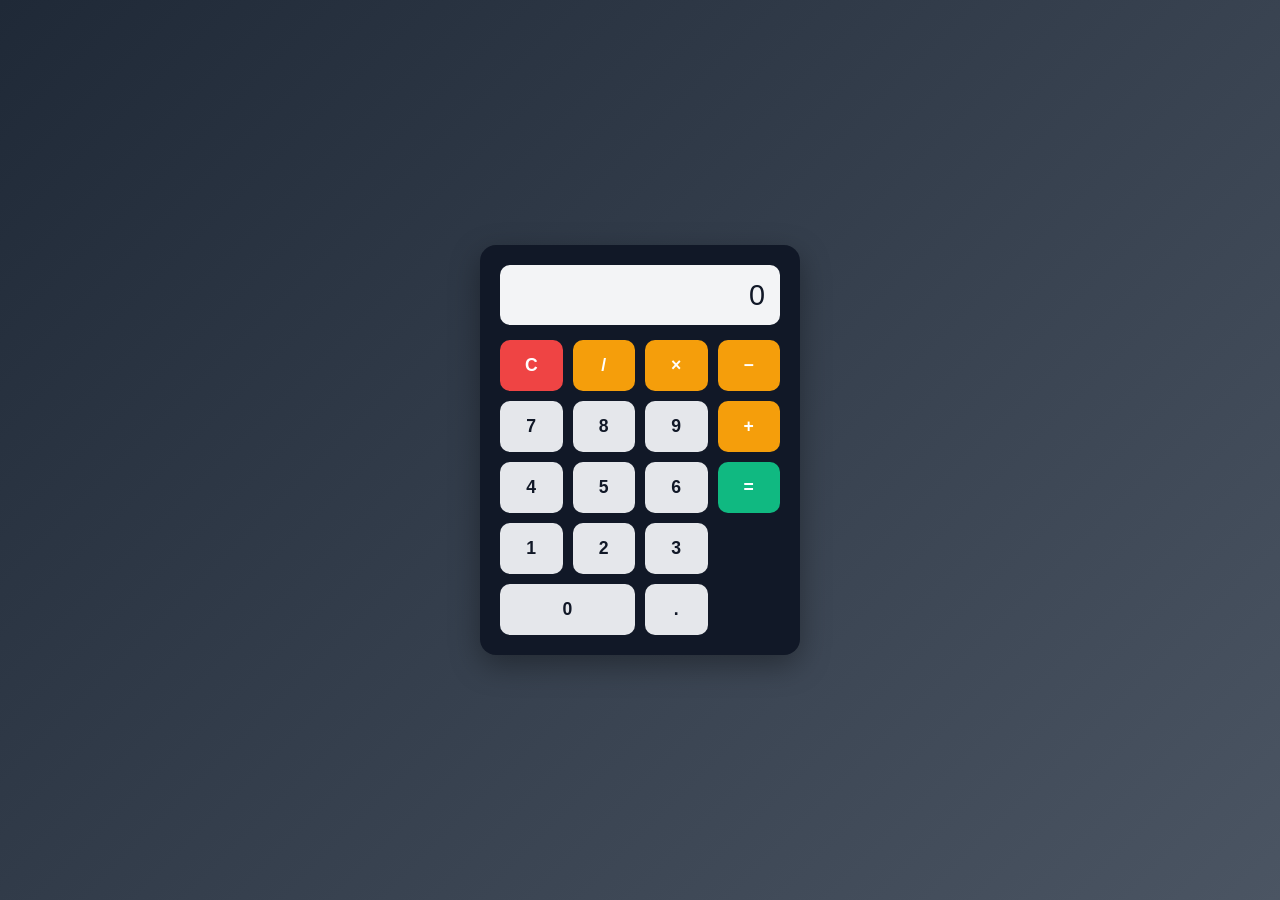
<file: Project1/index.html>
<!DOCTYPE html>
<html lang="en">
    <head>
        <meta charset="UTF-8">
        <meta name="viewport" content="width=device-width, initial-scale=1.0">
        <link rel="stylesheet" href="style.css">
        <title>Simple Calculator</title>
    </head>
    <body>
        <div class="calculator">
            <input type="text" id="display" value="0" disabled>
            <div class="buttons">
                <button class="btn clear" data-action="clear">C</button>
                <button class="btn operator" data-value="/">/</button>
                <button class="btn operator" data-value="*">×</button>
                <button class="btn operator" data-value="-">−</button>

                <button class="btn number" data-value="7">7</button>
                <button class="btn number" data-value="8">8</button>
                <button class="btn number" data-value="9">9</button>
                <button class="btn operator" data-value="+">+</button>

                <button class="btn number" data-value="4">4</button>
                <button class="btn number" data-value="5">5</button>
                <button class="btn number" data-value="6">6</button>
                <button class="btn operator equal" data-action="equals">=</button>

                <button class="btn number" data-value="1">1</button>
                <button class="btn number" data-value="2">2</button>
                <button class="btn number" data-value="3">3</button>
                <button class="btn number zero" data-value="0">0</button>

                <button class="btn number" data-value=".">.</button>
            </div>
        </div>
        <script src="script.js"></script>
    </body>
</html>
</file>
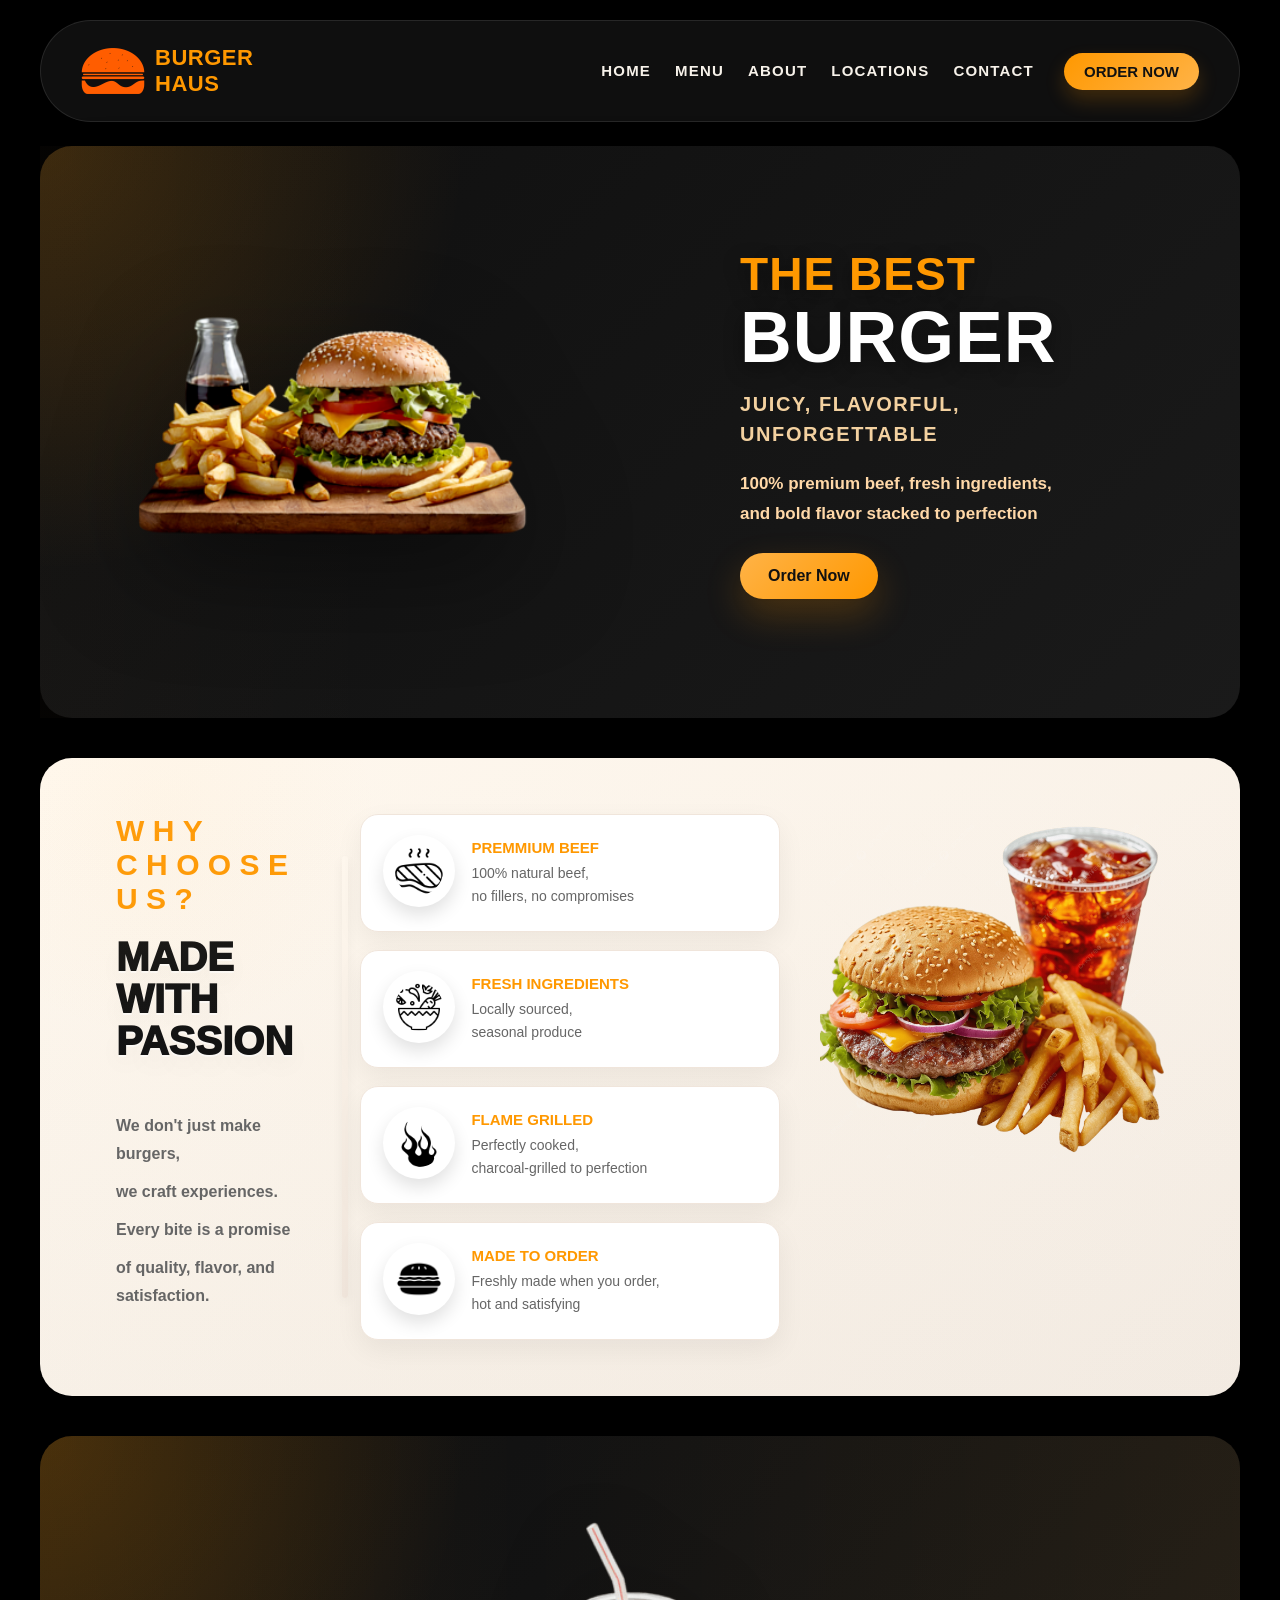
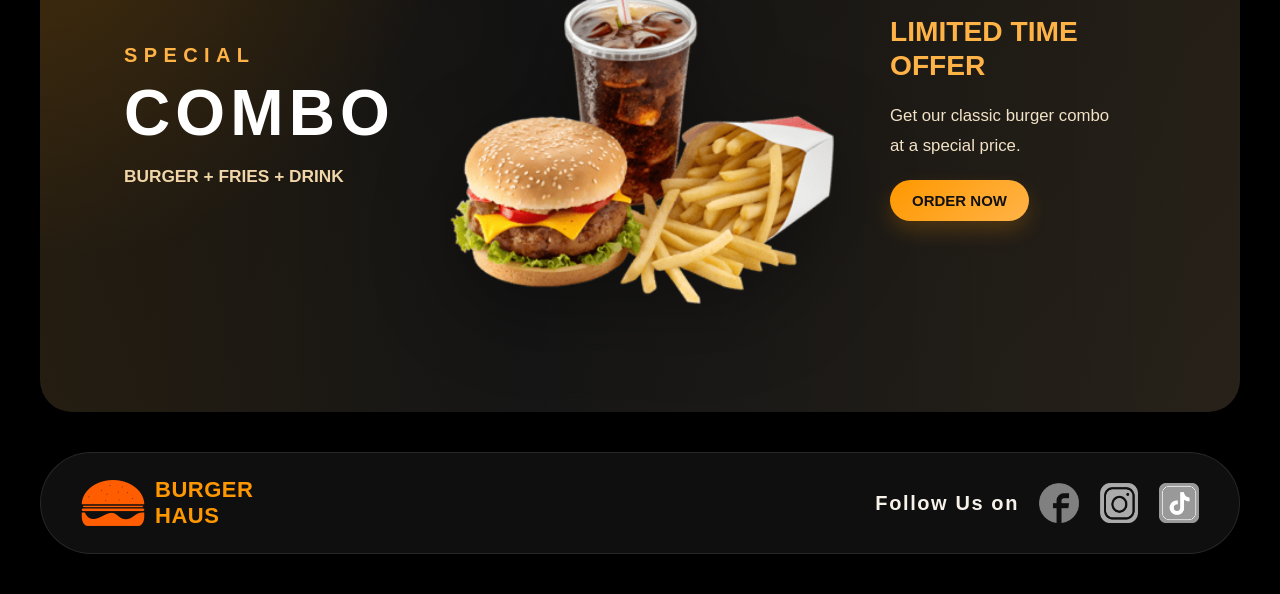
<file: Project2/index.html>
<!DOCTYPE html>
<html lang="en">
<head>
    <meta charset="UTF-8">
    <meta name="viewport" content="width=device-width, initial-scale=1.0">
    <link rel="stylesheet" href="style.css">
    <title>Burger Haus</title>
</head>
<body>
    <header>
        <nav class="navbar">
            <div class="logo">
                <img src="burger.png" alt="Logo">
                BURGER<br>HAUS
            </div>
            <ul class="nav-links">
                <li><a href="#">HOME</a></li>
                <li><a href="#">MENU</a></li>
                <li><a href="#">ABOUT</a></li>
                <li><a href="#">LOCATIONS</a></li>
                <li><a href="#">CONTACT</a></li>
            </ul>
            <div class="btn-order">
                <button>ORDER NOW</button>
            </div>
        </nav>
    </header>
    <section class="hero">
        <div class="hero-image">
            <img src="bigburger.png" alt="Burger">
        </div>
        <div class="hero-text">
            <h1 id="text1">The Best</h1>
            <h1>BURGER</h1>
            <h3>JUICY, FLAVORFUL, UNFORGETTABLE</h3>
            <p id="text2">100% premium beef, fresh ingredients, <br>and bold flavor stacked to perfection</p>
            <a href="#" class="btn">Order Now</a>
        </div>
    </section>   
    <section class="mid-hero">
        <div class="menu-description">
            <h4>WHY CHOOSE US?</h4>
            <h2>MADE WITH<br>PASSION</h2>
            <p>We don't just make burgers,</p>
            <p>we craft experiences.</p>
            <p>Every bite is a promise</p>
            <p>of quality, flavor, and satisfaction.</p>
        </div>
        <div class="menu-items">
            <div class="premium-beef">
                <div class="premiumbeef-image">
                    <img src="beef.png" alt="Premium Beef">
                </div>
                <div class="premiumbeef-text">
                    <h2>PREMMIUM BEEF</h2>
                    <P>100% natural beef,<br>no fillers, no compromises</P>
                </div>
            </div>
            <div class="fresh-ingredients">
                <div class="freshingredients-image">
                    <img src="freshingredients.png" alt="Fresh Ingredients">
                </div>
                <div class="freshingredients-text">
                    <h2>FRESH INGREDIENTS</h2>
                    <P>Locally sourced, <br>seasonal produce</P>
                </div>
            </div>
            <div class="flame-grilled">
                <div class="flamegrilled-image">
                    <img src="flame.png" alt="Flame Grilled">
                </div>
                <div class="flamegrilled-text">
                    <h2>FLAME GRILLED</h2>
                    <P>Perfectly cooked,<br>charcoal-grilled to perfection</P>
                </div>
            </div>
            <div class="made-order">
                <div class="madeorder-image">
                    <img src="burgerblack.png" alt="Flame Grilled">
                </div>
                <div class="madeorder-text">
                    <h2>MADE TO ORDER</h2>
                    <P>Freshly made when you order,<br>hot and satisfying</P>
                </div>
            </div>
        </div> 
        <div class="midhero-image">
            <img src="burgercombo.png" alt="Burger">
        </div>
    </section>
    <section class="bottom-hero">
        <div class="bottomhero-text">
            <h2>Special</h2>
            <h1>COMBO</h1>
            <p>BURGER + FRIES + DRINK</p>
        </div>
        <div class="bottomhero-image">
            <img src="burgercombo2.png" alt="Burger Combo">
        </div>
        <div class="bottomhero-price">
            <h2>LIMITED TIME OFFER</h2>
            <p>Get our classic burger combo <br>at a special price.</p>
            <button>ORDER NOW</button>
        </div>
    </section>
    <footer>
        <div class="footer-content">
            <div class="footer-logo">
                <div class="logo">
                    <img src="burger.png" alt="Logo">
                    BURGER<br>HAUS
                </div>
            </div>
            <div class="footer-image">
                <p>Follow Us on</p>
                <a href="https://www.facebook.com" target="_blank" rel="noopener noreferrer">
                    <img src="facebook.png" alt="Burger Footer">
                </a>
                <img src="instagram.png" alt="Burger Footer">
                <img src="tiktok.png" alt="Burger Footer">
            </div>
        </div>
    </footer>
</body>
</html>
</file>
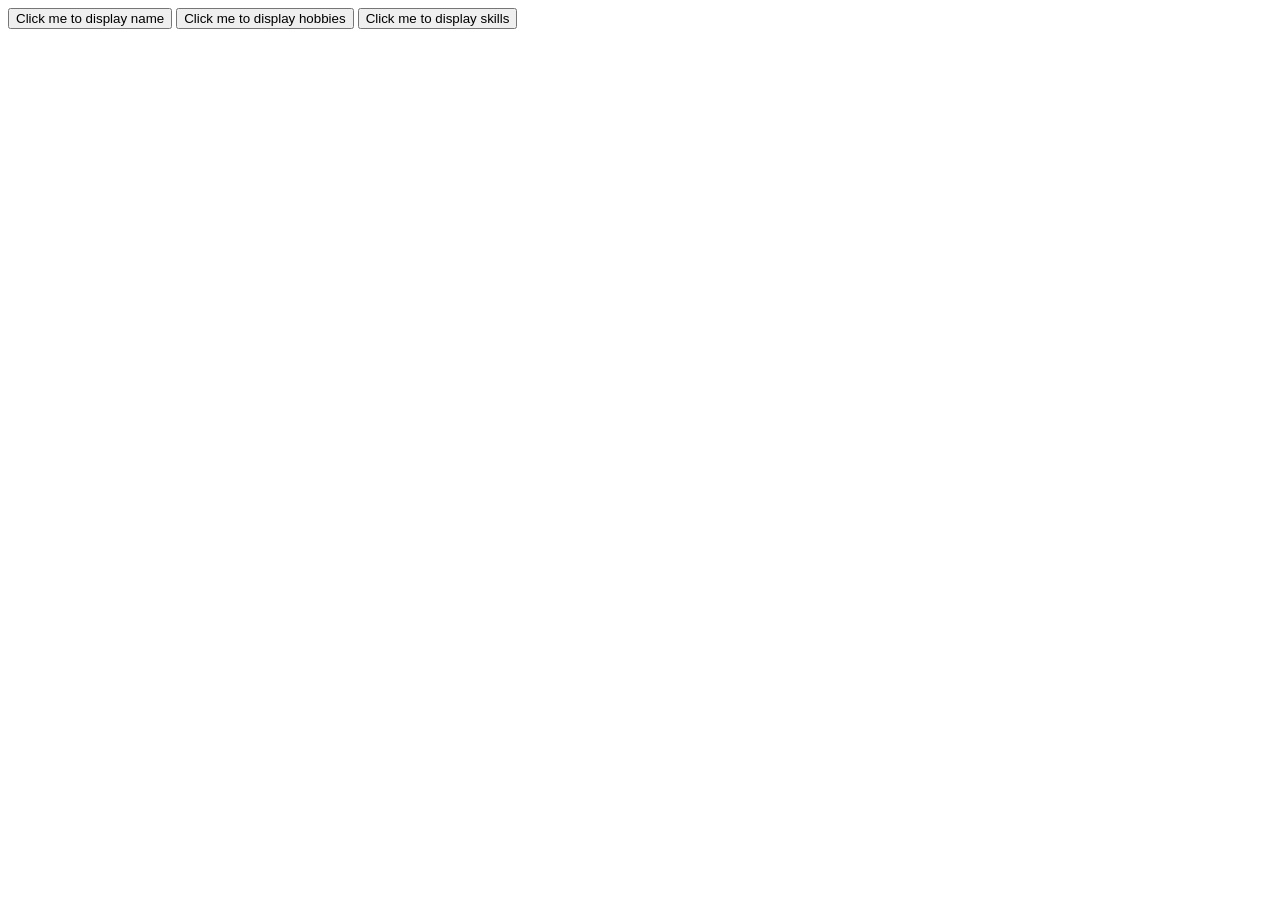
<file: Project3/index.html>
<!DOCTYPE html>
<html lang="en">
<head>
    <meta charset="UTF-8">
    <meta name="viewport" content="width=device-width, initial-scale=1.0">
    <title>Document</title>
</head>
<body>
    <button class="myBio">Click me to display name</button>
    <button class="myHobbies">Click me to display hobbies</button>
    <button class="mySkills">Click me to display skills</button>
</body>
<script src="script.js"></script>
</html>
</file>
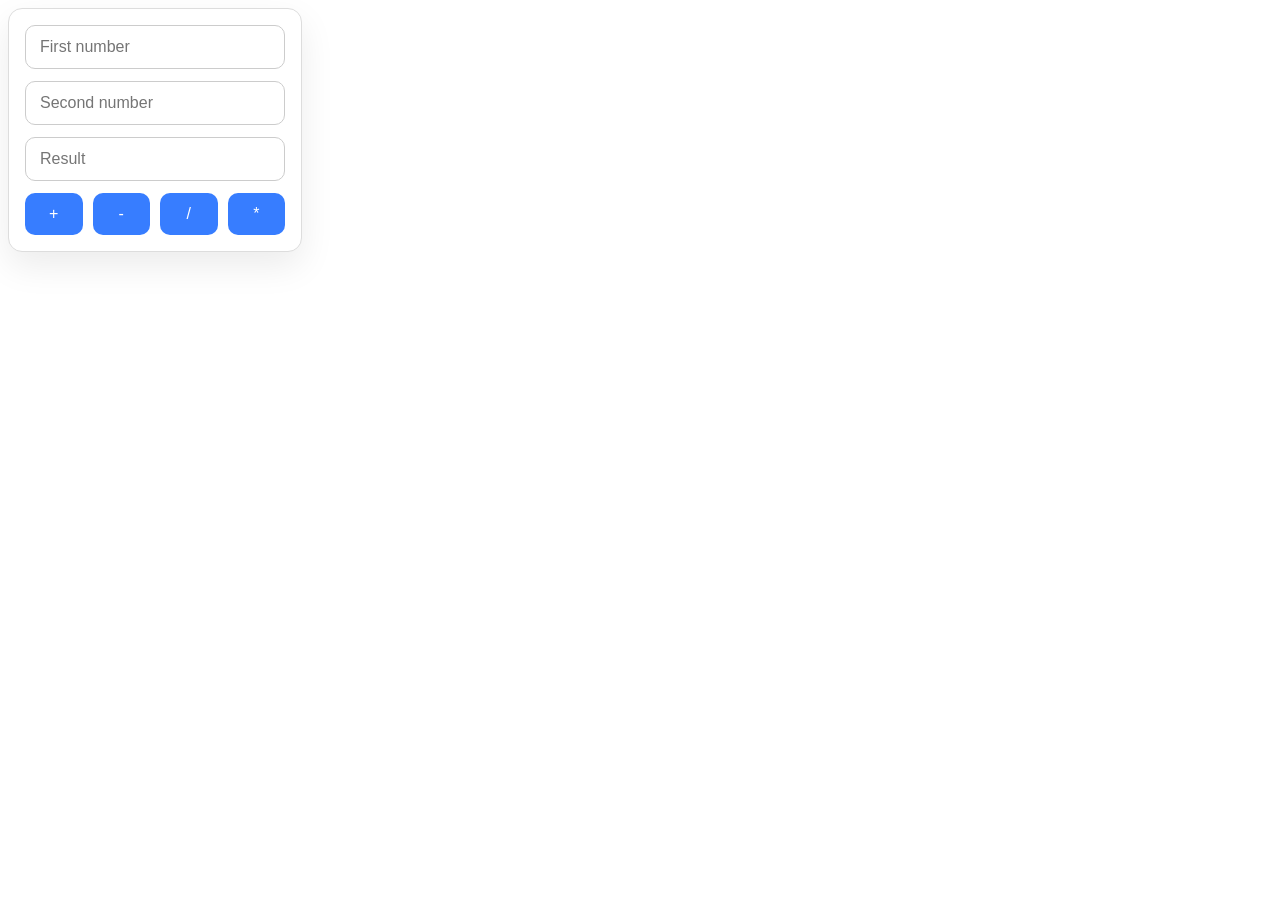
<file: Project5/index.html>
<!DOCTYPE html>
<html lang="en">
<head>
    <meta charset="UTF-8">
    <meta name="viewport" content="width=device-width, initial-scale=1.0">
    <link rel="stylesheet" href="style.css">
    <title>Calculator</title>
</head>
<body>
    <div class="calculator">
        <input type="text" id="firstNumber" placeholder="First number">
        <input type="text" id="secondNumber" placeholder="Second number">
        <input type="text" id="result" placeholder="Result" readonly>
        <div class="buttons">
            <button data-op="+">+</button>
            <button data-op="-">-</button>
            <button data-op="/">/</button>
            <button data-op="*">*</button>
        </div>
    </div>
</body>
<script src="script.js"></script>
</html>
</file>
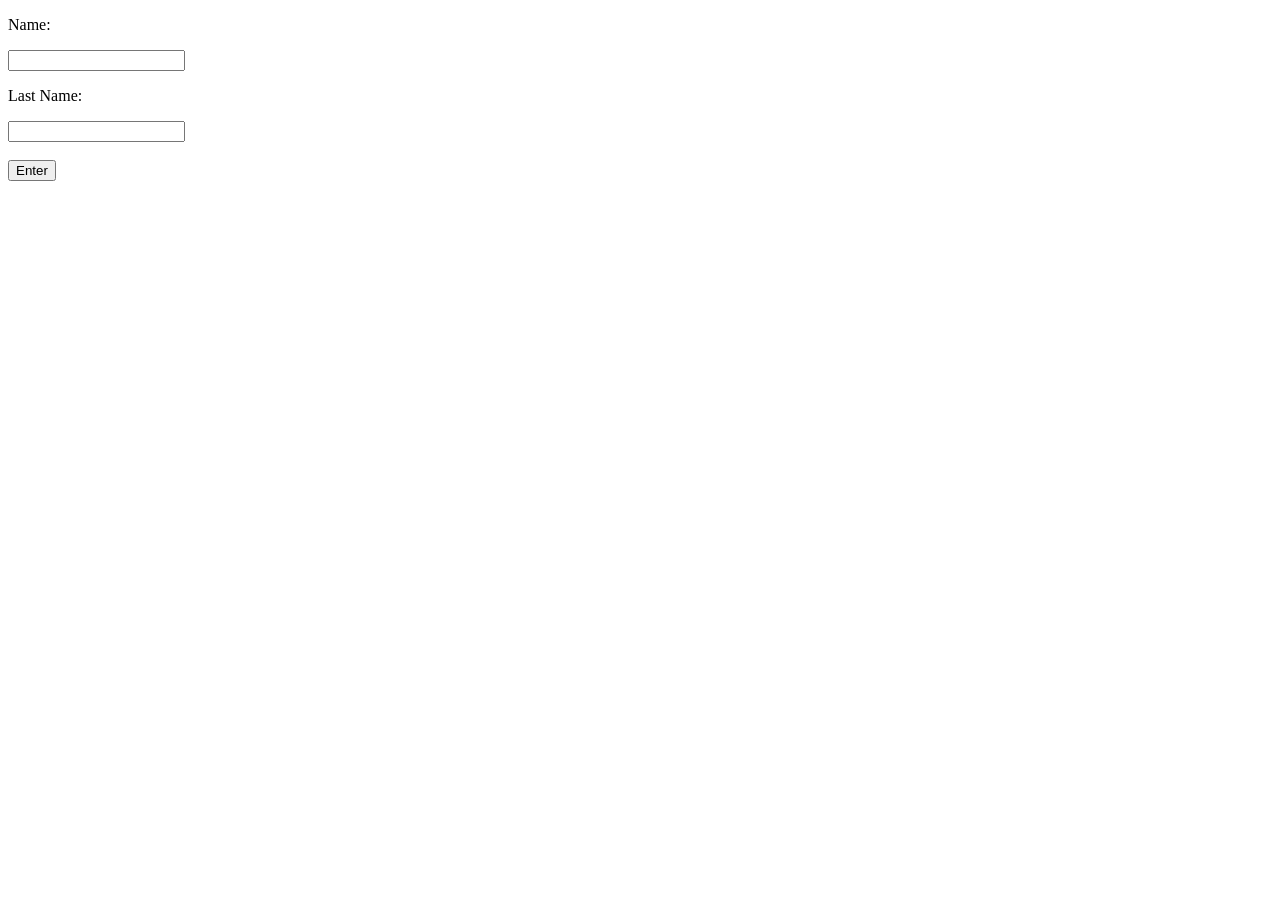
<file: Project6/index.html>
<!DOCTYPE html>
<html lang="en">
<head>
    <meta charset="UTF-8">
    <meta name="viewport" content="width=device-width, initial-scale=1.0">
    <title>Document</title>
</head>
<body>
    <p>Name: </p>
    <input type="text" id="firstName">
    <br>
    <p>Last Name: </p>
    <input type="text" id="lastName">
    <br><br>
    <button id="btn">Enter</button>
    <br><br>
    <p id="output"></p>
</body>
<script src="script.js"></script>
</html>
</file>
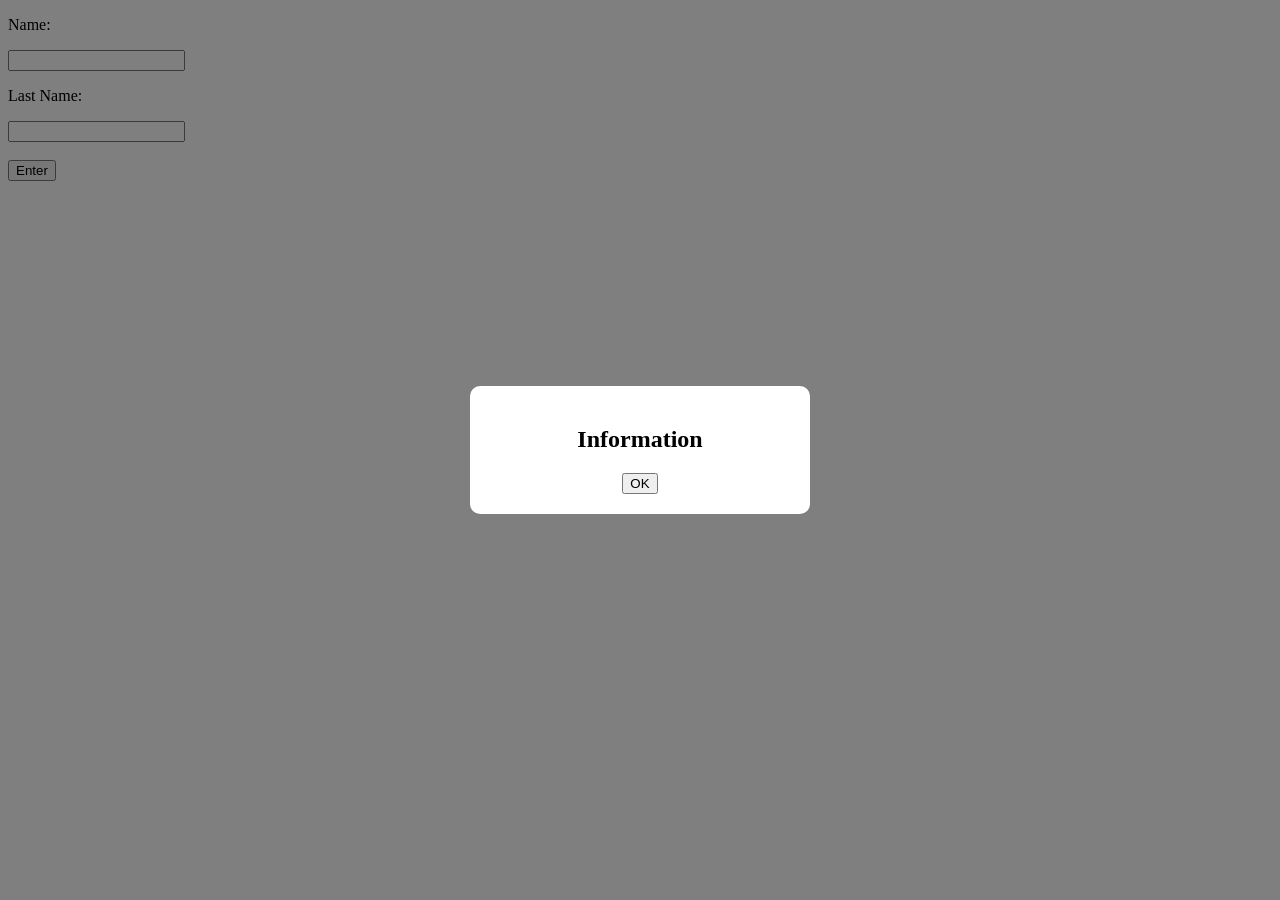
<file: Project7/index.html>
<!DOCTYPE html>
<html lang="en">
<head>
    <meta charset="UTF-8">
    <meta name="viewport" content="width=device-width, initial-scale=1.0">
    <link rel="stylesheet" href="style.css">
    <title>Document</title>
</head>
<body>
    <p>Name:</p>
    <input type="text" id="firstName">

    <p>Last Name:</p>
    <input type="text" id="lastName">

    <br><br>

    <button id="btn">Enter</button>

    <div id="messageBox" class="hidden">
        <div class="box">
            <h2>Information</h2>
            <p id="message"></p>
            <button id="closeBtn">OK</button>
        </div>
    </div>
</body>
<script src="script.js"></script>
</html>
</file>
<file: Project1/style.css>
body {
    margin: 0;
    min-height: 100vh;
    display: flex;
    align-items: center;
    justify-content: center;
    background: linear-gradient(135deg, #1f2937, #4b5563);
    font-family: Arial, sans-serif;
}

.calculator {
    width: 320px;
    background: #111827;
    border-radius: 16px;
    padding: 20px;
    box-shadow: 0 10px 30px rgba(0, 0, 0, 0.35);
    box-sizing: border-box;
}

#display {
    width: 100%;
    height: 60px;
    margin-bottom: 15px;
    border: none;
    border-radius: 10px;
    padding: 0 15px;
    font-size: 1.8rem;
    text-align: right;
    background: #f3f4f6;
    color: #111827;
    box-sizing: border-box;
    line-height: 60px;
    overflow: hidden;
}

.buttons {
    display: grid;
    grid-template-columns: repeat(4, 1fr);
    gap: 10px;
}

.btn {
    border: none;
    border-radius: 10px;
    padding: 15px;
    font-size: 1.1rem;
    font-weight: bold;
    cursor: pointer;
    transition: transform 0.1s ease;
}

.btn:active {
    transform: scale(0.97);
}

.number {
    background: #e5e7eb;
    color: #111827;
}

.operator {
    background: #f59e0b;
    color: white;
}

.clear {
    background: #ef4444;
    color: white;
}

.equal {
    background: #10b981;
    color: white;
}

.zero {
    grid-column: span 2;
}
</file>
<file: Project2/style.css>
*{
    margin: 0;
    padding: 0;
    box-sizing: border-box;
    font-family: Inter, "Segoe UI", Roboto, Helvetica, Arial, sans-serif;
}
body{
    background-color: black;
}
.navbar {
    display: flex;
    align-items: center;
    justify-content: space-between;
    gap: 20px;
    padding: 18px 40px;
    margin: 20px 40px 0;
    background: rgba(255, 255, 255, 0.06);
    border: 1px solid rgba(255, 255, 255, 0.1);
    border-radius: 999px;
    backdrop-filter: blur(12px);
    box-shadow: 0 12px 30px rgba(0, 0, 0, 0.18);
}

.navbar img {
    width: 64px;
    height: 64px;
    display: block;
    object-fit: contain;
}

.navbar button {
    background: linear-gradient(135deg, #ff9800, #ffb347);
    color: #111;
    border: none;
    border-radius: 999px;
    padding: 10px 20px;
    font-size: 15px;
    font-weight: 700;
    cursor: pointer;
    transition: transform 0.2s ease, box-shadow 0.2s ease;
    box-shadow: 0 10px 20px rgba(255, 152, 0, 0.2);
}

.navbar button:hover {
    transform: translateY(-2px);
    box-shadow: 0 14px 24px rgba(255, 152, 0, 0.3);
}

.logo {
    display: flex;
    align-items: center;
    gap: 10px;
    color: #ff9800;
    font-size: 22px;
    font-weight: 800;
    letter-spacing: 0.5px;
    text-transform: uppercase;
}

.nav-links {
    list-style: none;
    display: flex;
    gap: 24px;
    margin-left: auto;
}

.btn-order {
    margin-left: 10px;
}

.nav-links li a {
    text-decoration: none;
    color: #f7f2ea;
    font-size: 15px;
    font-weight: 600;
    letter-spacing: 0.08em;
    transition: color 0.2s ease;
}

.nav-links li a:hover {
    color: #ff9800;
}

@media (max-width: 900px) {
    .navbar {
        flex-wrap: wrap;
        justify-content: center;
        padding: 16px 20px;
        margin: 16px 20px 0;
        border-radius: 24px;
    }

    .nav-links {
        width: 100%;
        justify-content: center;
        margin-left: 0;
        flex-wrap: wrap;
        gap: 14px 18px;
    }

    .btn-order {
        margin-left: 0;
    }
}

@media (max-width: 600px) {
    .navbar {
        gap: 12px;
    }

    .logo {
        font-size: 18px;
    }

    .navbar img {
        width: 52px;
        height: 52px;
    }

    .nav-links li a {
        font-size: 13px;
    }
}

.hero {
    display: flex;
    justify-content: space-between;
    align-items: center;
    padding: 72px 84px 84px;
    gap: 200px;
    background: radial-gradient(circle at top left, rgba(255, 152, 0, 0.18), transparent 32%),
                linear-gradient(135deg, #0f0f0f 0%, #1a1a1a 100%);
    border-radius: 32px;
    margin: 24px 40px 40px;
    max-width: calc(100% - 80px);
    box-shadow: 0 28px 60px rgba(0, 0, 0, 0.18);
    position: relative;
    overflow: visible;
}

.hero::before{
    content: "";
    position: absolute;
    left: 0;
    top: 0;
    bottom: 0;
    width: 48%;
    background: linear-gradient(90deg, rgba(255,190,120,0.02), transparent 60%);
    pointer-events: none;
}

.hero-text {
    color: white;
    text-align: left;
    max-width: 580px;
    flex: 1;
    z-index: 2;
}

.hero-image {
    flex: 1;
    display: flex;
    justify-content: center;
    align-items: center;
}

.hero-text h1,
.hero-text h3,
.hero-text a {
    margin: 0;
}

.hero-text h1 {
    font-size: clamp(3.4rem, 5.6vw, 5rem);
    font-weight: 900;
    line-height: 0.95;
    letter-spacing: 1px;
    text-transform: uppercase;
    text-shadow: 0 6px 20px rgba(0,0,0,0.45);
}

.hero-text h3 {
    font-size: 20px;
    font-weight: 600;
    color: #f3d1a0;
    margin-top: 18px;
    margin-bottom: 20px;
    line-height: 1.5;
    letter-spacing: 0.08em;
    text-transform: uppercase;
}

.hero-text .btn {
    display: inline-block;
    background: linear-gradient(135deg, #ffb347 0%, #ff9800 100%);
    color: #111;
    padding: 14px 28px;
    border-radius: 999px;
    font-weight: 800;
    text-decoration: none;
    box-shadow: 0 16px 36px rgba(255, 152, 0, 0.22), 0 2px 0 rgba(0,0,0,0.06);
    transition: transform 0.28s cubic-bezier(.2,.9,.2,1), box-shadow 0.28s ease, filter 0.28s ease;
}

.hero-text .btn:hover {
    transform: translateY(-6px) scale(1.02);
    box-shadow: 0 28px 58px rgba(255, 152, 0, 0.28);
    filter: saturate(1.05);
}

.hero img {
    width: 540px;
    height: auto;
    max-width: 100%;
    filter: drop-shadow(0 32px 56px rgba(0, 0, 0, 0.45));
    transform-origin: center right;
    animation: float 6s ease-in-out infinite;
    transition: transform 0.6s cubic-bezier(.2,.9,.2,1), filter 0.4s ease;
}

#text1 {
    color: #ff9800;
    font-size: clamp(2.4rem, 3.6vw, 3.6rem);
    font-weight: 900;
    margin-bottom: 6px;
}

#text2 {
    color: #ffd8a8;
    font-size: 17px;
    font-weight: 700;
    line-height: 1.75;
    margin-bottom: 24px;
}

@media (max-width: 900px) {
    .hero {
        flex-direction: column;
        padding: 48px 24px 56px;
        text-align: center;
    }

    .hero-text {
        text-align: center;
        max-width: none;
    }

    .hero img {
        width: 380px;
        height: auto;
    }
}
.menu-description {
    color: #111;
    text-align: left;
    max-width: 280px;
    flex: 1;
}

.menu-description h4 {
    font-size: 30px;
    letter-spacing: 0.28em;
    font-weight: 700;
    margin-bottom: 20px;
    color: #ff9800;
    text-transform: uppercase;
}

.menu-description h2 {
    font-size: clamp(2.5rem, 3vw, 3.8rem);
    font-weight: 1000;
    margin-bottom: 50px;
    line-height: 1.05;
    color: #111;
}

.menu-description p {
    color: #666;
    font-weight: 600;
    font-size: 1rem;
    line-height: 1.75;
    margin: 0 0 10px;
}

.menu-items {
    display: flex;
    align-items: stretch;
    justify-content: flex-start;
    flex-direction: column;
    gap: 18px;
    flex: 0 0 420px;
    max-width: 420px;
    margin-left: 24px;
    position: relative;
}

.mid-hero {
    display: flex;
    justify-content: space-between;
    align-items: flex-start;
    background: linear-gradient(135deg, #fff8ee 0%, #f7efe6 100%);
    padding: 56px 76px;
    gap: 40px;
    border-radius: 32px;
    margin: 24px 40px 40px;
    max-width: calc(100% - 80px);
    box-shadow: 0 20px 45px rgba(0, 0, 0, 0.08);
    position: relative;
    overflow: hidden;
}

.mid-hero::before {
    content: "";
    position: absolute;
    inset: 0;
    background: radial-gradient(circle at 10% 10%, rgba(255,200,120,0.06), transparent 18%),
                linear-gradient(180deg, rgba(255,255,255,0.02), rgba(0,0,0,0.02));
    pointer-events: none;
}

.mid-hero img {
    width: 460px;
    height: auto;
    max-width: 100%;
    object-fit: contain;
    transition: transform 0.6s cubic-bezier(.2,.9,.2,1), filter 0.4s ease;
    transform-origin: center right;
    animation: float 6s ease-in-out infinite;
}

.midhero-image {
    flex: 1 1 540px;
    display: flex;
    justify-content: center;
    align-items: center;
}

.premium-beef,
.fresh-ingredients,
.flame-grilled,
.made-order {
    display: flex;
    align-items: center;
    gap: 16px;
    background: #fff;
    padding: 20px 22px;
    border-radius: 18px;
    border: 1px solid #f0e5db;
    box-shadow: 0 10px 28px rgba(0, 0, 0, 0.06);
    transition: transform 0.28s cubic-bezier(.2,.9,.2,1), box-shadow 0.28s ease, border-color 0.28s ease;
    position: relative;
    overflow: visible;
    animation: reveal 0.6s ease both;
}

.premium-beef:nth-child(1){animation-delay:0.05s}
.fresh-ingredients:nth-child(2){animation-delay:0.12s}
.flame-grilled:nth-child(3){animation-delay:0.18s}
.made-order:nth-child(4){animation-delay:0.24s}

.premium-beef:hover,
.fresh-ingredients:hover,
.flame-grilled:hover,
.made-order:hover {
    transform: translateY(-8px) scale(1.01);
    box-shadow: 0 26px 48px rgba(0, 0, 0, 0.12);
    border-color: rgba(255,152,0,0.12);
}

.premium-beef img,
.fresh-ingredients img,
.flame-grilled img,
.made-order img {
    width: 72px;
    height: 72px;
    object-fit: contain;
    background: transparent;
    padding: 12px;
    border-radius: 50%;
    box-shadow: 0 8px 18px rgba(0,0,0,0.12), inset 0 -4px 8px rgba(255,255,255,0.02);
    transition: transform 0.36s cubic-bezier(.2,.9,.2,1), box-shadow 0.28s ease;
}

.premium-beef:hover img,
.fresh-ingredients:hover img,
.flame-grilled:hover img,
.made-order:hover img {
    transform: scale(1.06) rotate(-6deg);
    box-shadow: 0 14px 30px rgba(0,0,0,0.16);
}

.premium-beef h2,
.fresh-ingredients h2,
.flame-grilled h2,
.made-order h2 {
    font-size: 15px;
    font-weight: 800;
    color: #ff9800;
    margin-bottom: 6px;
    margin-left: 0;
}

.premium-beef p,
.fresh-ingredients p,
.flame-grilled p,
.made-order p {
    margin: 0;
    color: #666;
    font-size: 14px;
    line-height: 1.6;
}

.menu-items::before {
    content: "";
    position: absolute;
    left: -18px;
    top: 8%;
    bottom: 8%;
    width: 6px;
    background: linear-gradient(180deg,#fff8ee,#f0e5db);
    border-radius: 6px;
    box-shadow: 0 4px 12px rgba(0,0,0,0.06);
}

.menu-description h2 {
    text-shadow: 0 2px 0 rgba(255,255,255,0.6), 0 12px 24px rgba(0,0,0,0.04);
}

@keyframes float {
    0% { transform: translateY(0); }
    50% { transform: translateY(-8px); }
    100% { transform: translateY(0); }
}

@keyframes reveal {
    from { opacity: 0; transform: translateY(8px); }
    to { opacity: 1; transform: translateY(0); }
}

@media (max-width: 900px) {
    .mid-hero {
        flex-direction: column;
        padding: 32px 18px;
        margin: 0 18px 40px;
        gap: 28px;
    }

    .menu-description,
    .menu-items,
    .midhero-image {
        max-width: none;
        width: 100%;
    }

    .menu-items {
        flex: 1;
        max-width: none;
        margin-left: 0;
    }

    .mid-hero img {
        width: 100%;
        max-width: 420px;
        height: auto;
    }

    .premium-beef img,
    .fresh-ingredients img,
    .flame-grilled img,
    .made-order img {
        width: 60px;
        height: 60px;
        padding: 10px;
    }
}

.bottom-hero {
    display: grid;
    grid-template-columns: minmax(220px, 1fr) minmax(260px, 420px) minmax(220px, 1fr);
    align-items: center;
    padding: 72px 84px 84px;
    gap: 40px;
    background: radial-gradient(circle at top left, rgba(255, 152, 0, 0.18), transparent 32%),
                linear-gradient(135deg, #0f0f0f 0%, #1a1a1a 100%);
    border-radius: 32px;
    margin: 24px 40px 40px;
    max-width: calc(100% - 80px);
    box-shadow: 0 28px 60px rgba(0, 0, 0, 0.18);
    position: relative;
    overflow: hidden;
}

.bottom-hero::before {
    content: "";
    position: absolute;
    inset: 0;
    background: linear-gradient(90deg, rgba(255, 152, 0, 0.08), transparent 40%, rgba(255, 152, 0, 0.06));
    pointer-events: none;
}

.bottomhero-text {
    color: #fff;
    max-width: 280px;
    z-index: 1;
}

.bottomhero-text h2 {
    font-size: 1.25rem;
    font-weight: 700;
    letter-spacing: 0.32em;
    text-transform: uppercase;
    color: #ffb347;
    margin-bottom: 16px;
}

.bottomhero-text h1 {
    font-size: clamp(3rem, 5vw, 4.2rem);
    font-weight: 900;
    line-height: 0.95;
    letter-spacing: 0.08em;
    text-transform: uppercase;
    color: #fff;
    margin-bottom: 18px;
}

.bottomhero-text p {
    color: #f0d6a8;
    font-size: 1.08rem;
    font-weight: 600;
    line-height: 1.8;
}

.bottomhero-image {
    display: flex;
    justify-content: center;
    align-items: center;
    z-index: 1;
}

.bottomhero-image img {
    width: min(100%, 420px);
    height: auto;
    object-fit: contain;
    filter: drop-shadow(0 24px 42px rgba(0, 0, 0, 0.35));
    animation: float 6s ease-in-out infinite;
}

.bottomhero-price {
    display: flex;
    flex-direction: column;
    align-items: flex-start;
    gap: 18px;
    padding: 0;
    background: transparent;
    box-shadow: none;
    border: none;
    z-index: 1;
}

.bottomhero-price h2 {
    font-size: clamp(1.45rem, 2.2vw, 2rem);
    font-weight: 800;
    line-height: 1.2;
    color: #ffb347;
    text-transform: uppercase;
}

.bottomhero-price p {
    color: #f2e2c7;
    font-size: 1.05rem;
    line-height: 1.8;
}

.bottomhero-price button {
    background: linear-gradient(135deg, #ff9800, #ffb347);
    color: #111;
    border: none;
    border-radius: 999px;
    padding: 12px 22px;
    font-size: 15px;
    font-weight: 700;
    cursor: pointer;
    transition: transform 0.2s ease, box-shadow 0.2s ease;
    box-shadow: 0 10px 20px rgba(255, 152, 0, 0.2);
}

.bottomhero-price button:hover {
    transform: translateY(-3px);
    box-shadow: 0 14px 24px rgba(255, 152, 0, 0.28);
}

@media (max-width: 900px) {
    .bottom-hero {
        grid-template-columns: 1fr;
        text-align: center;
        padding: 40px 24px;
        gap: 24px;
    }

    .bottomhero-text,
    .bottomhero-price {
        max-width: none;
        align-items: center;
        text-align: center;
    }

    .bottomhero-image img {
        width: min(100%, 320px);
    }
}

.footer-content{
    display: flex;
    align-items: center;
    justify-content: space-between;
    gap: 20px;
    padding: 18px 40px;
    margin: 20px 40px 40px;
    background: rgba(255, 255, 255, 0.06);
    border: 1px solid rgba(255, 255, 255, 0.1);
    border-radius: 999px;
    backdrop-filter: blur(12px);
    box-shadow: 0 12px 30px rgba(0, 0, 0, 0.18);
}

.footer-content img {
    width: 64px;
    height: 64px;
    display: block;
    object-fit: contain;
}

.footer-image{
    display: flex;
    justify-content: center;
    align-items: center;
    flex-direction: row;
    gap: 20px;
}

.footer-image img{
    width: 40px;
    height: 40px;
    object-fit: contain;
    filter: grayscale(100%);
    transition: filter 0.3s ease, transform 0.3s ease;
}

.footer-image img:hover {
    filter: grayscale(0%);
    transform: scale(1.1);
    cursor: pointer;
}

.footer-image p {
    color: #f7f2ea;
    font-size: 20px;
    font-weight: 600;
    letter-spacing: 0.08em;
}
</file>
<file: Project5/style.css>
.calculator{
    display: flex;
    flex-direction: column;
    align-items: stretch;
    width: 260px;
    gap: 12px;
    padding: 16px;
    border: 1px solid #ddd;
    border-radius: 14px;
    background: #ffffff;
    box-shadow: 0 14px 35px rgba(0, 0, 0, 0.08);
}

.calculator input {
    padding: 12px 14px;
    border: 1px solid #ccc;
    border-radius: 10px;
    font-size: 1rem;
}

.calculator input:focus {
    border-color: #4a90e2;
    outline: none;
    box-shadow: 0 0 0 4px rgba(74, 144, 226, 0.12);
}

.buttons {
    display: grid;
    grid-template-columns: repeat(4, 1fr);
    gap: 10px;
}

.buttons button {
    padding: 12px 0;
    font-size: 1rem;
    border: none;
    border-radius: 10px;
    background: #377dff;
    color: #ffffff;
    cursor: pointer;
    transition: background 180ms ease;
}

.buttons button:hover {
    background: #2d65d6;
}
</file>
<file: Project7/style.css>
.hidden{
    display:none;
}

#messageBox{
    position:fixed;
    top:0;
    left:0;
    width:100%;
    height:100%;
    background:rgba(0,0,0,.5);

    display:flex;
    justify-content:center;
    align-items:center;
}

.box{
    background:white;
    padding:20px;
    border-radius:10px;
    width:300px;
    text-align:center;
    z-index:1001;
}
</file>
